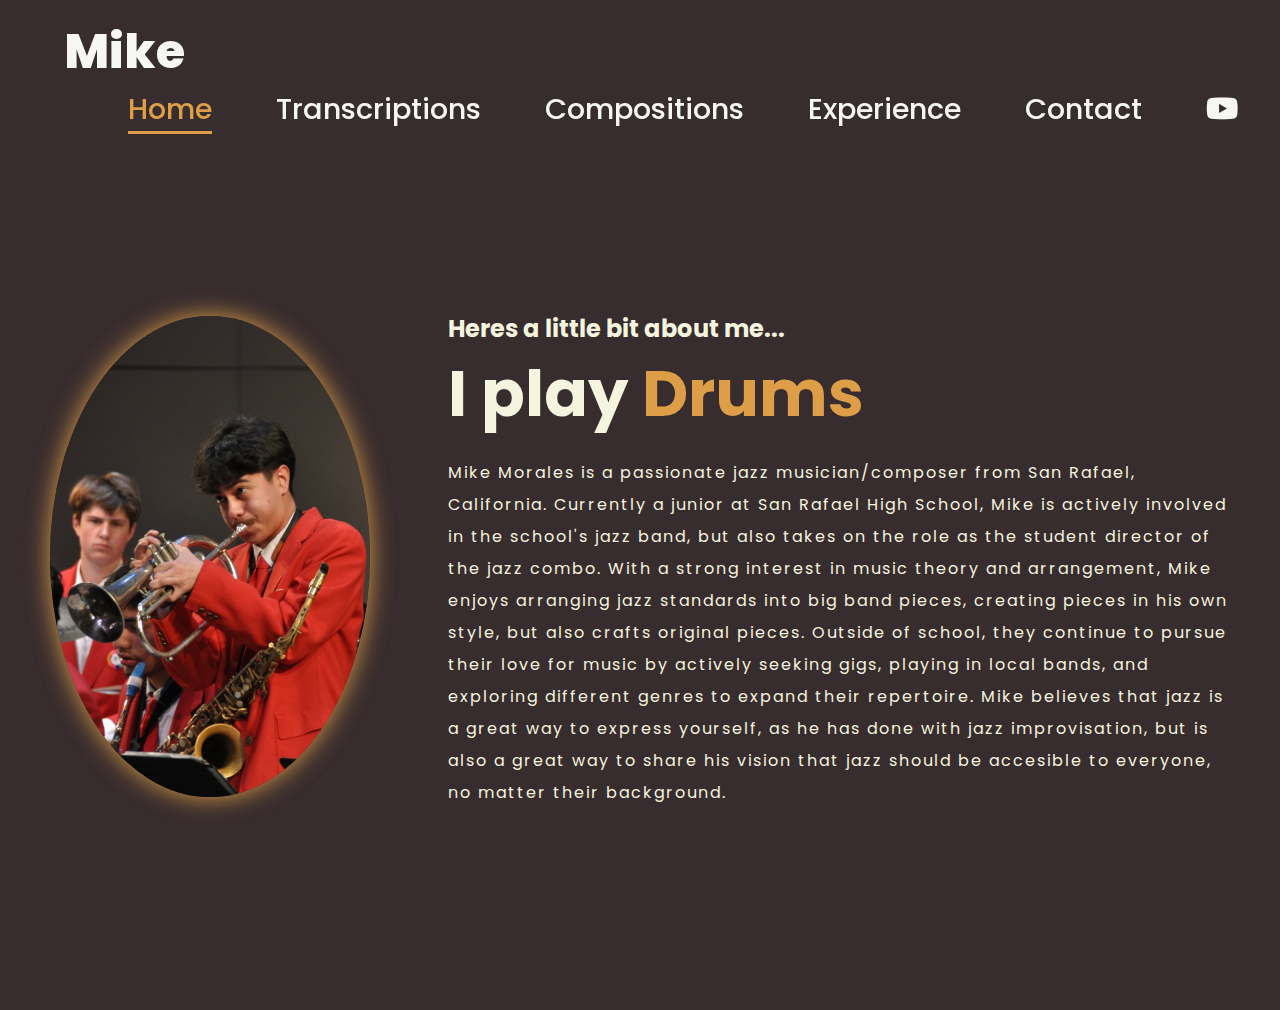
<file: index.html>
<!DOCTYPE html>
<html lang="en">
<head>
    <meta charset="UTF-8">
    <meta name="viewport" content="width=device-width, initial-scale=1.0">

    <link rel="stylesheet" href="style.css">
    <link rel="stylesheet" href="https://cdnjs.cloudflare.com/ajax/libs/font-awesome/6.7.2/css/all.min.css" 
    integrity="sha512-Evv84Mr4kqVGRNSgIGL/F/aIDqQb7xQ2vcrdIwxfjThSH8CSR7PBEakCr51Ck+w+/U6swU2Im1vVX0SVk9ABhg==" crossorigin="anonymous" 
    referrerpolicy="no-referrer" />
    

    <title>Music Portfolio Website</title>
</head>
<body>
    
    <header>
        <a href="#" class="logo">Mike</a>
        <nav>
            <div class="nav-left">
                <a href="index.html" class="active">Home</a>
                <a href="transcriptions.html" class="nav-link">Transcriptions</a>
                <a href="compositions.html" class="nav-link">Compositions</a>
                <a href="experience.html" class="nav-link">Experience</a>
                <a href="contact.html" class="nav-link">Contact</a>
            </div>
            <div class="nav-right">
                <a href="https://www.youtube.com/@mikemorales3796" class="social-icon" target="_blank" rel="noopener noreferrer">
                    <i class = "fa-brands fa-youtube"></i>
                </a>
                <a href="https://www.instagram.com/mzaht2.0/" class="social-icon" target="_blank" rel="noopener noreferrer">
                    <i class = "fa-brands fa-instagram"></i>
                </a>
            </div>
        </nav>
    </header>



    <section class="home">
        <div class="home-img">
            <img src="DSC_4349.jpg" alt="cat">
        </div>
        <div class="home-content">
            <h2>Heres a little bit about me...</h2>
            <h3 class="typing-text">I play <span></span></h3>
            <p>Mike Morales is a passionate jazz musician/composer from San Rafael, California. Currently a junior at San Rafael High School, Mike is actively involved in the school's jazz band, but also takes on the role as the student director of the jazz combo. With a strong interest in music theory and arrangement, Mike enjoys arranging jazz standards into big band pieces, creating pieces in his own style, but also crafts original pieces. Outside of school, they continue to pursue their love for music by actively seeking gigs, playing in local bands, and exploring different genres to expand their repertoire. Mike believes that jazz is a great way to express yourself, as he has done with jazz improvisation, but is also a great way to share his vision that jazz should be accesible to everyone, no matter their background. </p>
        </div>
    </section>


    
</body>
</html>
</file>
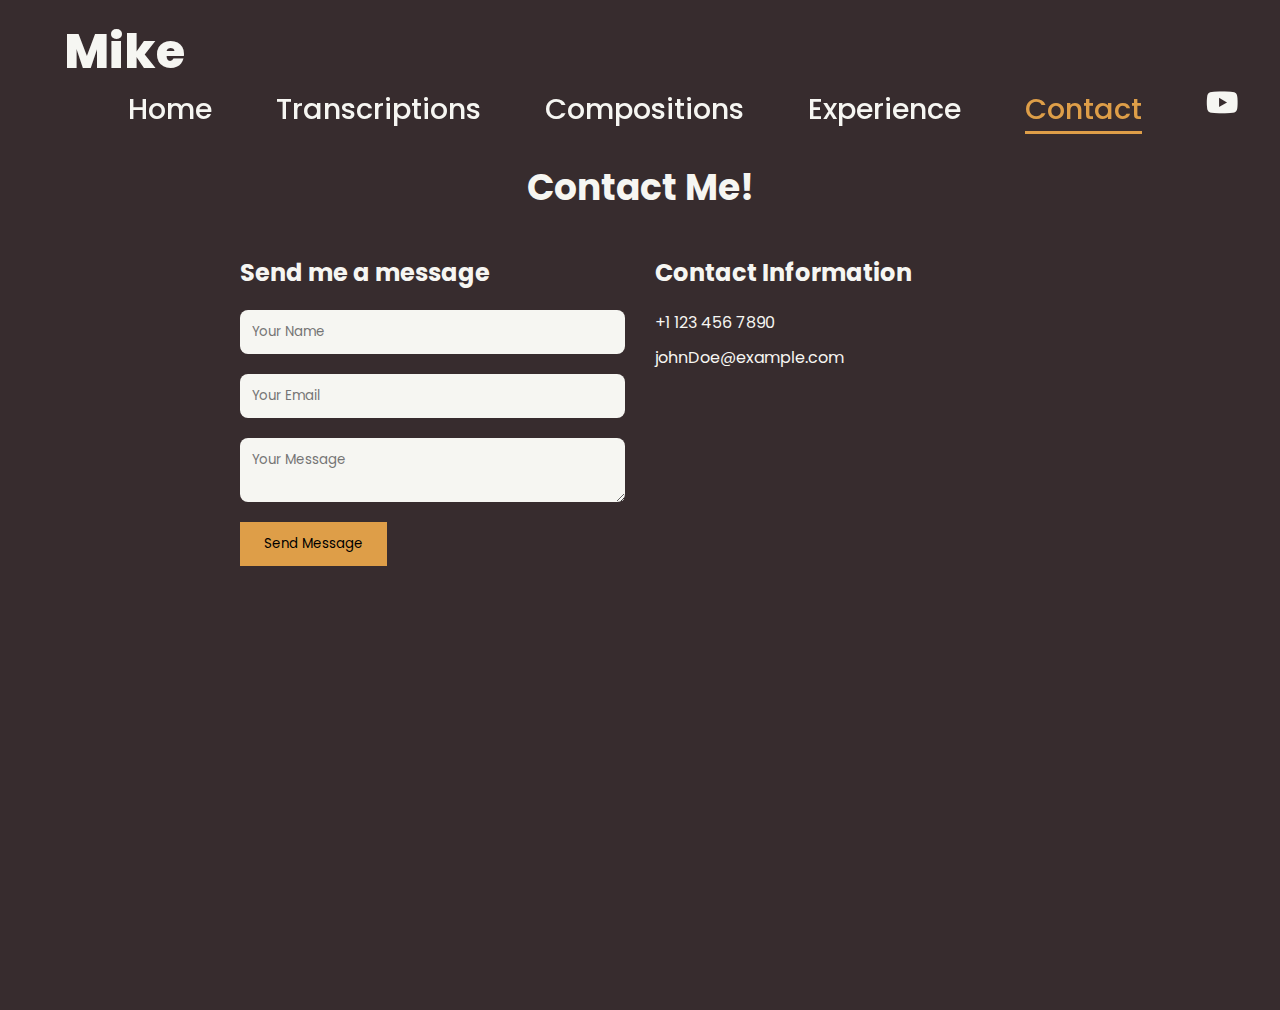
<file: contact.html>
<html lang="en">
<head>
    <meta charset="UTF-8">
    <meta name="viewport" content="width=device-width, initial-scale=1.0">
    <title>Transcriptions - Mike's Portfolio</title>
    <link rel="stylesheet" href="style.css">
    <link rel="stylesheet" href="https://cdnjs.cloudflare.com/ajax/libs/font-awesome/6.7.2/css/all.min.css" 
    integrity="sha512-Evv84Mr4kqVGRNSgIGL/F/aIDqQb7xQ2vcrdIwxfjThSH8CSR7PBEakCr51Ck+w+/U6swU2Im1vVX0SVk9ABhg==" crossorigin="anonymous" 
    referrerpolicy="no-referrer" />
</head>
<body>
    <header>
        <a href="#" class="logo">Mike</a>
        <nav>
            <div class="nav-left">
                <a href="index.html" class="nav-link">Home</a>
                <a href="transcriptions.html" class="nav-link">Transcriptions</a>
                <a href="compositions.html" class="nav-link">Compositions</a>
                <a href="experience.html" class="nav-link">Experience</a>
                <a href="contact.html" class="active">Contact</a>
            </div>
            <div class="nav-right">
                <a href="https://www.youtube.com/@mikemorales3796" class="social-icon" target="_blank" rel="noopener noreferrer">
                    <i class = "fa-brands fa-youtube"></i>
                </a>
                <a href="https://www.instagram.com/mzaht2.0/" class="social-icon" target="_blank" rel="noopener noreferrer">
                    <i class = "fa-brands fa-instagram"></i>
                </a>
            </div>
        </nav>
    </header>

   
    <section class="contact">
        <div class="container2">
            <h2>Contact Me!</h2>
            <div class="contact-wrapper">
                <div class="contact-form">
                    <h3>Send me a message</h3>
                    <form>  
                        <div class="form-group">
                            <input type="temt" name="name" placeholder="Your Name">
                        </div>
                        <div class="form-group">
                            <input type="email" name="email" placeholder="Your Email">
                        </div>
                        <div class="form-group">
                            <textarea name="message" placeholder="Your Message"></textarea>
                        </div>
                        <button type="submit">Send Message</button>
                    </form>
                </div>
                <div class="contact-info">
                    <h3>Contact Information</h3>
                    <p>+1 123 456 7890</p>
                    <p>johnDoe@example.com</p>
                </div>
            </div>


        </div>





    </section>





</body>
</html>
</file>
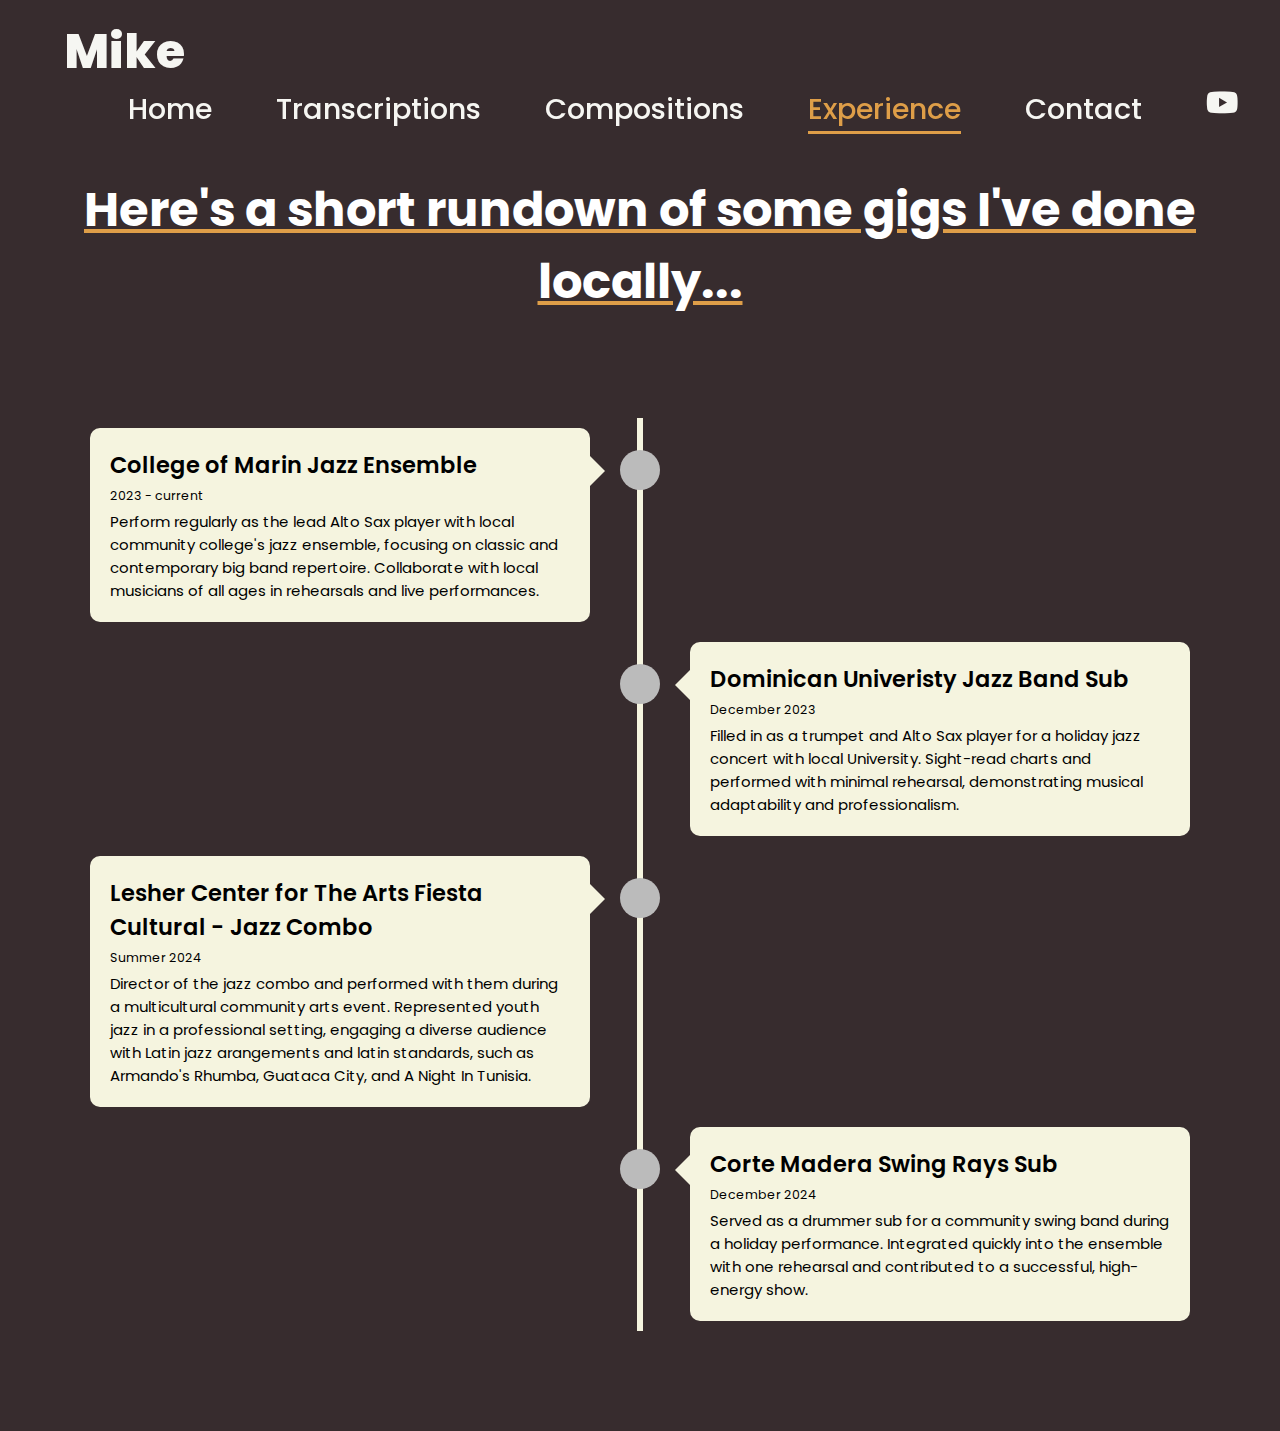
<file: experience.html>
<html lang="en">
<head>
    <meta charset="UTF-8">
    <meta name="viewport" content="width=device-width, initial-scale=1.0">
    <title>Experience - Mike's Portfolio</title>
    <link rel="stylesheet" href="style.css">
    <link rel="stylesheet" href="https://cdnjs.cloudflare.com/ajax/libs/font-awesome/6.7.2/css/all.min.css" 
    integrity="sha512-Evv84Mr4kqVGRNSgIGL/F/aIDqQb7xQ2vcrdIwxfjThSH8CSR7PBEakCr51Ck+w+/U6swU2Im1vVX0SVk9ABhg==" crossorigin="anonymous" 
    referrerpolicy="no-referrer" />
</head>
<body>
    <header>
        <a href="#" class="logo">Mike</a>
        <nav>
            <div class="nav-left">
                <a href="index.html" class="nav-link">Home</a>
                <a href="transcriptions.html" class="nav-link">Transcriptions</a>
                <a href="compositions.html" class="nav-link">Compositions</a>
                <a href="experience.html" class="active">Experience</a>
                <a href="contact.html" class="nav-link">Contact</a>
            </div>
            <div class="nav-right">
                <a href="https://www.youtube.com/@mikemorales3796" class="social-icon" target="_blank" rel="noopener noreferrer">
                    <i class = "fa-brands fa-youtube"></i>
                </a>
                <a href="https://www.instagram.com/mzaht2.0/" class="social-icon" target="_blank" rel="noopener noreferrer">
                    <i class = "fa-brands fa-instagram"></i>
                </a>
            </div>
        </nav>
    </header>

    <h1 id="lol">Here's a short rundown of some gigs I've done locally...</h1>
    <div class="timeline">
        
        <div class="container left-container">
            <span class="dot"></span>
            <div class="text-box">
                <h2>College of Marin Jazz Ensemble</h2>
                <small>2023 - current</small>
                <p>Perform regularly as the lead Alto Sax player with local community college's jazz ensemble, focusing on classic and contemporary big band repertoire. Collaborate with local musicians of all ages in rehearsals and live performances. </p>
                <span class="left-container-arrow"></span>
            </div>
        </div>

        <div class="container right-container">
            <span class="dot"></span>
            <div class="text-box">
                <h2>Dominican Univeristy Jazz Band Sub</h2>
                <small>December 2023</small>
                <p>Filled in as a trumpet and Alto Sax player for a holiday jazz concert with local University. Sight-read charts and performed with minimal rehearsal, demonstrating musical adaptability and professionalism.</p>
                <span class="right-container-arrow"></span>
            </div>
        </div>

        <div class="container left-container">
            <span class="dot"></span>
            <div class="text-box">
                <h2>Lesher Center for The Arts Fiesta Cultural - Jazz Combo</h2>
                <small>Summer 2024</small>
                <p>Director of the jazz combo and performed with them during a multicultural community arts event. Represented youth jazz in a professional setting, engaging a diverse audience with Latin jazz arangements and latin standards, such as Armando's Rhumba, Guataca City, and A Night In Tunisia.</p>
                <span class="left-container-arrow"></span>
            </div>
        </div>

        <div class="container right-container">
            <span class="dot"></span>
            <div class="text-box">
                <h2>Corte Madera Swing Rays Sub</h2>
                <small>December 2024</small>
                <p>Served as a drummer sub for a community swing band during a holiday performance. Integrated quickly into the ensemble with one rehearsal and contributed to a successful, high-energy show.</p>
                <span class="right-container-arrow"></span>
            </div>
        </div>

    </div>


</body>
</html>
</file>
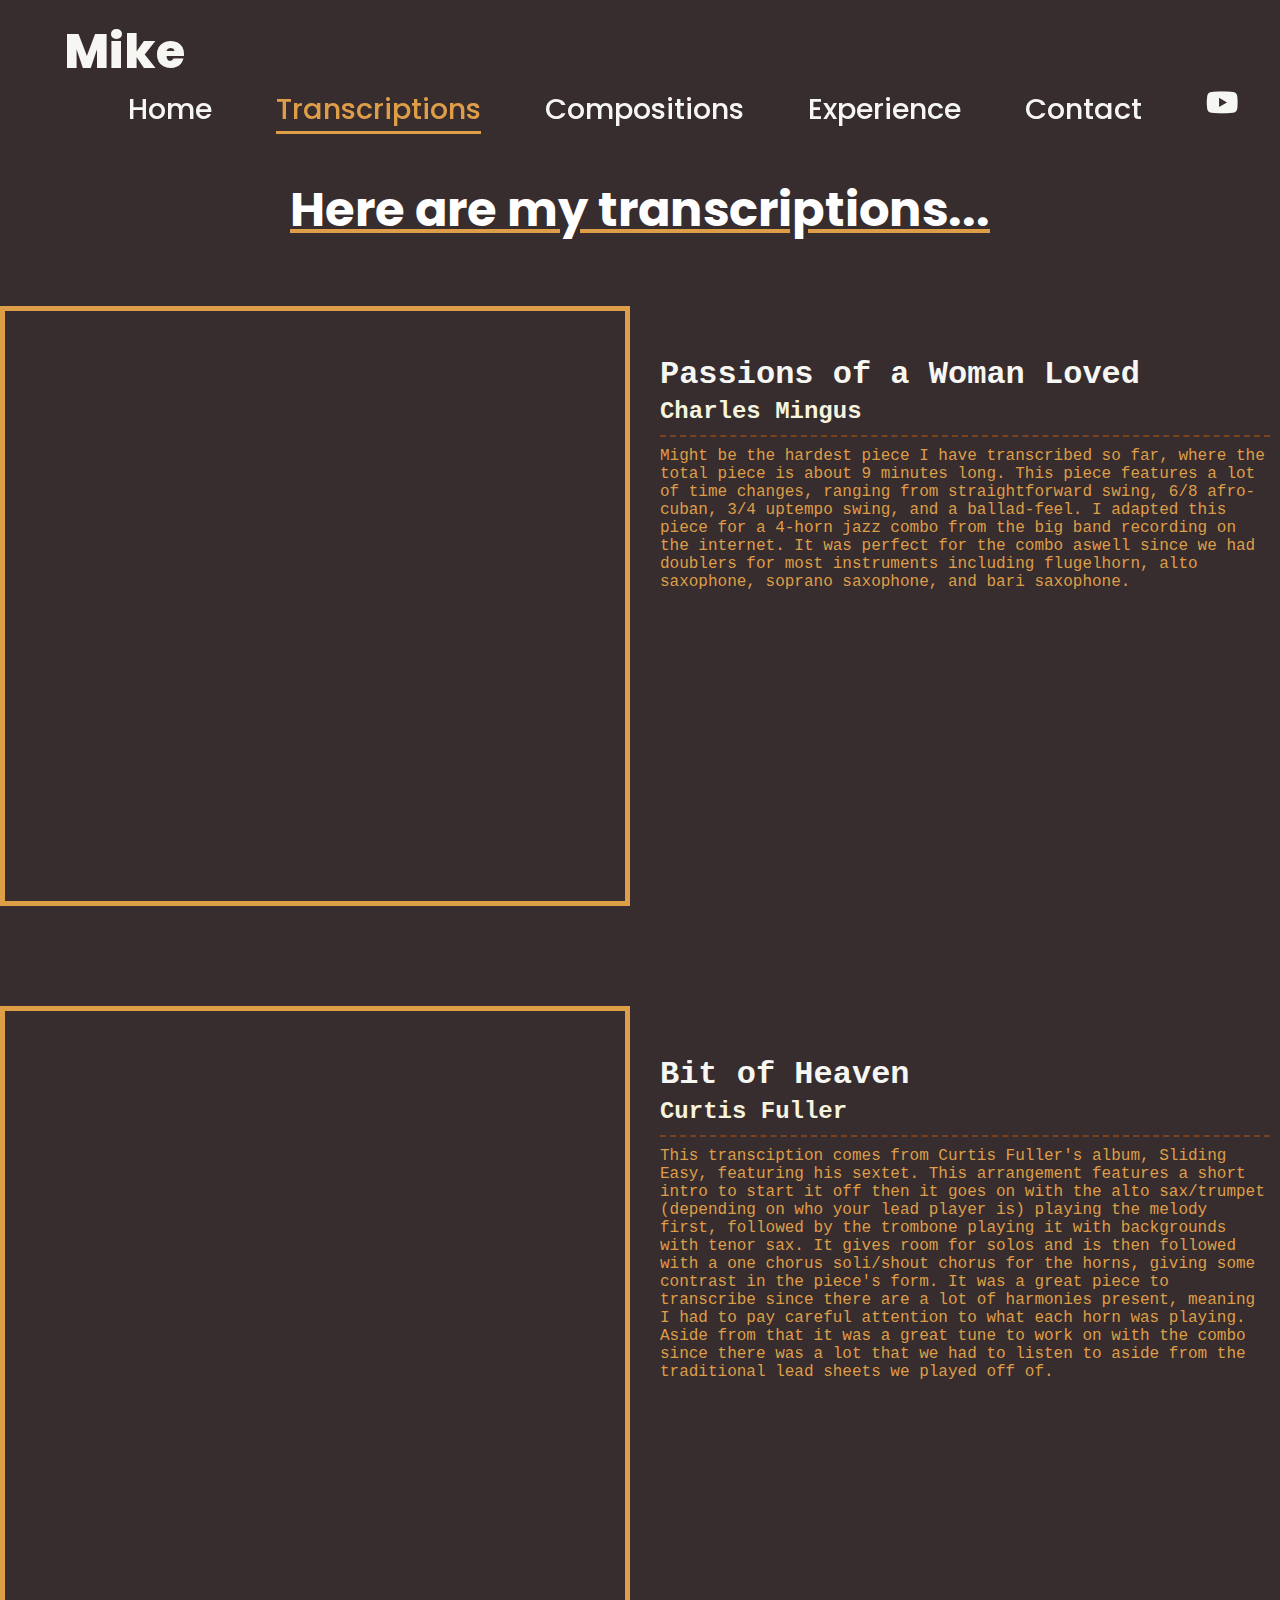
<file: transcriptions.html>
<html lang="en">
<head>
    <meta charset="UTF-8">
    <meta name="viewport" content="width=device-width, initial-scale=1.0">
    <title>Transcriptions - Mike's Portfolio</title>
    <link rel="stylesheet" href="style.css">
    <link rel="stylesheet" href="https://cdnjs.cloudflare.com/ajax/libs/font-awesome/6.7.2/css/all.min.css" 
    integrity="sha512-Evv84Mr4kqVGRNSgIGL/F/aIDqQb7xQ2vcrdIwxfjThSH8CSR7PBEakCr51Ck+w+/U6swU2Im1vVX0SVk9ABhg==" crossorigin="anonymous" 
    referrerpolicy="no-referrer" />
</head>
<body>
    <header>
        <a href="#" class="logo">Mike</a>
        <nav>
            <div class="nav-left">
                <a href="index.html" class="nav-link">Home</a>
                <a href="transcriptions.html" class="active">Transcriptions</a>
                <a href="compositions.html" class="nav-link">Compositions</a>
                <a href="experience.html" class="nav-link">Experience</a>
                <a href="contact.html" class="nav-link">Contact</a>
            </div>
            <div class="nav-right">
                <a href="https://www.youtube.com/@mikemorales3796" class="social-icon" target="_blank" rel="noopener noreferrer">
                    <i class = "fa-brands fa-youtube"></i>
                </a>
                <a href="https://www.instagram.com/mzaht2.0/" class="social-icon" target="_blank" rel="noopener noreferrer">
                    <i class = "fa-brands fa-instagram"></i>
                </a>
            </div>
        </nav>
    </header>


    <section id="songwritings">
        <h2>Here are my transcriptions...</h2>
        <div class="songwriting">
            <iframe src="PassionsOfAWomanLovedScore.pdf" width="50%" height="600px"></iframe>
            <div class="info">
                <h1>Passions of a Woman Loved</h1>
                <h2>Charles Mingus</h2>
                <p>Might be the hardest piece I have transcribed so far, where the total piece is about 9 minutes long. This piece features a lot of time changes, ranging from straightforward swing, 6/8 afro-cuban, 3/4 uptempo swing, and a ballad-feel. I adapted this piece for a 4-horn jazz combo from the big band recording on the internet. It was perfect for the combo aswell since we had doublers for most instruments including flugelhorn, alto saxophone, soprano saxophone, and bari saxophone.</p>
            </div>
        </div>
        
        <div class="songwriting">
            <iframe src="bitOfHeavenScore.pdf" width="50%" height="600px"></iframe>
            <div class="info">
                <h1>Bit of Heaven</h1>
                <h2>Curtis Fuller</h2>
                <p>This transciption comes from Curtis Fuller's album, Sliding Easy, featuring his sextet. This arrangement features a short intro to start it off then it goes on with the alto sax/trumpet (depending on who your lead player is) playing the melody first, followed by the trombone playing it with backgrounds with tenor sax. It gives room for solos and is then followed with a one chorus soli/shout chorus for the horns, giving some contrast in the piece's form. It was a great piece to transcribe since there are a lot of harmonies present, meaning I had to pay careful attention to what each horn was playing. Aside from that it was a great tune to work on with the combo since there was a lot that we had to listen to aside from the traditional lead sheets we played off of.  </p>
            </div>
        </div>
    </section>

    

    
</body>
</html>
</file>
<file: style.css>
@import url('https://fonts.googleapis.com/css2?family=Poppins:ital,wght@0,100;0,200;0,300;0,400;0,500;0,600;0,700;0,800;0,900;1,100;1,200;1,300;1,400;1,500;1,600;1,700;1,800;1,900&family=Winky+Sans:ital,wght@0,300..900;1,300..900&display=swap');

* { 
    font-family: "Poppins", sans-serif;
    margin: 0;
    padding: 0;
    box-sizing: border-box;
    border: none;
    outline: none;
    text-decoration: none;
}

body  { 
    width: 100%;
    min-height: 100vh;
    overflow-x: hidden;
    background: #372C2E;
    justify-content: center;
    align-items: center;
    padding-top: 110px;
}


header { 
    margin-top: 0px;
    position: fixed;
    top: 0;
    left: 0;
    width: 100%;
    padding: 1rem 5%; 
    background-color: #372C2E;
    filter: drop-shadow(10px);
    display: flex;
    justify-content: space-between;
    align-items: center;
    z-index: 10;
    flex-wrap: wrap;
}


.logo { 
    font-size: 3rem;
    color: #f6f6f2;
    font-weight: 800;
    cursor: pointer;
    transition: 0.5s;
    right: px;
}

.logo:hover { 
    transform: scale(1.1);
}

nav { 
    display: flex;
    justify-content: space-between;
    width: 100%;
}


nav a { 
    font-size: 1.8rem;
    color: #f6f6f2;
    margin-left: 4rem;
    font-weight: 500;
    transition: 0.3s ease;
    border-bottom: 3px solid transparent;
}

nav a:hover, 
nav a.active { 
    color: #DE9E48;
    border-bottom: 3px solid #DE9E48;
}

.nav-left { 
    display: flex;
}

.nav-right { 
    display: flex;
    margin-right: 5px;
}

section { 
    min-height: 100vh;
    padding: 5rem, 9%, 5rem;
}


.home { 
    display: flex;
    justify-content: center;
    align-items: center;
    gap: 8rem;
    background-color: #372C2E;
}

.home .home-content h1{ 
    font-size: 6rem;
    font-weight: 700;
    line-height: 1.3;
    
}

span { 
    color: blue;
}

.home-content h2 {
    color: #f5f4df;
    
}

.home-content h3 { 
    font-size: 4rem;
    margin-bottom:1rem;
    font-weight: 700;
}

.home-content p { 
    color: #f5f4df;
    letter-spacing: 2px;
    line-height: 2;
    margin-right: 50px;
}

.home-img { 
    border-radius: 50%;
}

.home-img img { 
    position: relative;
    width: 25vw;
    border-radius: 50%;
    box-shadow: 0 0 25px #DE9E48;
    left: 50px;
}

.home-img img:hover { 
    font-size: 1.8rem;
    font-weight: 500;
}

.typing-text { 
    font-size: 34px;
    font-weight: 600;
    min-width: 280px;
    color: #f5f4df;
}

.typing-text span { 
    position: relative;
}

.typing-text span::before { 
    content: "Drums";
    color: #DE9E48;
    animation: words 7s infinite;
}

.typing-text span::after { 
    content: "";
    background-color: #372C2E;
    position: absolute;
    width: calc(100% + 8px);
    height: 100%;
    border-left: 3px solid #372C2E;
    right: -8;
    animation: cursor 0.9s infinite;
}

@keyframes cursor{
    to { 
        border-left: 3px solid #f6f6f2;
    }
}

@keyframes words{
    1%, 20% { 
        content: "Alto Saxophone"
    }

    21%, 40% { 
        content: "Flugelhorn"
    }

    41%, 60% { 
        content: "Flute"
    }

    61%, 80% { 
        content: "Piano"
    } 
}

#songwritings > h2 { 
    color: white;
    font-size: 3rem;
    text-align: center;
    text-decoration: underline;
    text-decoration-color: #DE9E48;
    padding-top: 5%;
}


.songwriting { 
    display: flex;
    flex-direction: row;
    
    gap: 20px;
    margin-bottom: 40px;
    flex-wrap: nowrap;
    padding-top: 60px;
}

.songwriting iframe { 
    width: 50%;
    height: 600px;
    border: 5px solid #DE9E48;
}

.songwriting .info { 
    width: 50%;
    padding: 10px;
    padding-top: 50px;
}

.info h1 { 
    font-size: 200%;
    color: #f6f6f2;
    font-family: 'Courier New', Courier, monospace;
}

.info h2 { 
    color: #f5f4df;
    font-size: 150%;
    border-bottom: 2px dashed #7A431D;
    font-family: 'Courier New', Courier, monospace;
    padding-top: 5px;
    padding-bottom: 10px;
}

.info p { 
    color: #DE9E48;  
    font-family: 'Courier New', Courier, monospace;
    padding-top: 10px;
}

.splish {
    display: block;
    margin-top: 5px;
    margin-right: auto;
    width: 400px; /* or whatever size fits your design */
    border-radius: 10px;
    background-color: #fff6f0; /* optional background */
    
  }

#recording { 
    margin-top: 20px;
}

/* create timeline for experience page */

.timeline { 
    position: relative;
    max-width: 1200px;
    margin: 100px auto;
}

.container { 
    padding: 10px 50px;
    position: relative;
    width: 50%;
}

.text-box { 
    padding: 20px;
    background: #f5f4df;
    position: relative;
    border-radius: 10px;
    font-size: 15px;
}

.left-container { 
    left: 0;
}

.right-container{
    left: 50%;
}

.dot {
    position: absolute;
    border-radius: 50%;
    right: -20px;
    top: 32px;
    width: 40px;
    height: 40px;
    background-color: #bbb;
    border-radius: 50%;
}

.right-container .dot { 
    left: -20px;
}

.timeline::after { 
    content: ' ';
    position: absolute;
    width: 6px;
    height: 100%;
    background: #f5f4df;
    top: 0;
    left: 50%;
    margin-left: -3px;
    z-index: -1;
}


.text-box h2 { 
    font-weight: 600;
}

.text-box small { 
    display: inline-block;
    margin-top: 5px;
}

.text-box p{ 
    display: inline-block;
    margin-top: 5px;
}

.left-container-arrow { 
    height: 0;
    width: 0;
    position: absolute;
    top: 28px;
    z-index: 1;
    border-top: 15px solid transparent;
    border-bottom: 15px solid transparent;
    border-left: 15px solid #f5f4df;
    right: -15px;
}

.right-container-arrow { 
    height: 0;
    width: 0;
    position: absolute;
    top: 28px;
    z-index: 1;
    border-top: 15px solid transparent;
    border-bottom: 15px solid transparent;
    border-right: 15px solid #f5f4df;
    left: -15px;
}

#lol { 
    color: white;
    font-size: 3rem;
    text-align: center;
    text-decoration: underline;
    text-decoration-color: #DE9E48;
    padding-top: 5%;
}

.contact { 
    min-height: 100vh;
    padding: 50px;
    text-align: center;
}

.container2 { 
    max-width: 800px;
    margin: 0 auto;
}

.container2 h2 { 
    font-size: 36px;
    margin-bottom: 40px;
    color: #f6f6f2;
}

.contact-wrapper { 
    display: grid;
    grid-template-columns: repeat(2, 1fr);
    grid-gap: 30px;
}

.contact-form { 
    text-align: left;

}

.contact-form h3 { 
    font-size: 24px;
    margin-bottom: 20px;
    color: #f6f6f2;
}

.form-group { 
    margin-bottom: 20px;
}

input, textarea { 
    width: 100%;
    padding: 12px;
    border-radius: 8px;
    border: none;
    background-color: #f6f6f2;
    color: #372C2E;
}

input:focus,
textarea:focus { 
    outline: none;
    box-shadow: 0 0 8px #DE9E48;
}

button { 
    display: inline-block;
    padding: 12px 24px;
    background-color: #DE9E48;
    border: none;
    cursor: pointer;
}

.contact-info { 
    text-align: left;
}

.contact-info h3 { 
    font-size: 24px;
    margin-bottom: 20px;
    color: #f6f6f2;
}

.contact-info p { 
    margin-bottom: 10px;
    color: #f6f6f2;
}

@media (max-width: 768px) {
    header {
      flex-direction: column;
      align-items: flex-start;
      padding: 1rem 2rem;
    }
  
    nav {
      flex-direction: column;
      align-items: flex-start;
      width: 100%;
    }
  
    .nav-left,
    .nav-right {
      flex-direction: column;
      width: 100%;
      gap: 0.5rem;
      margin-left: 0;
    }
  
    nav a {
      font-size: 1.4rem;
      margin-left: 0;
    }
  }
</file>
